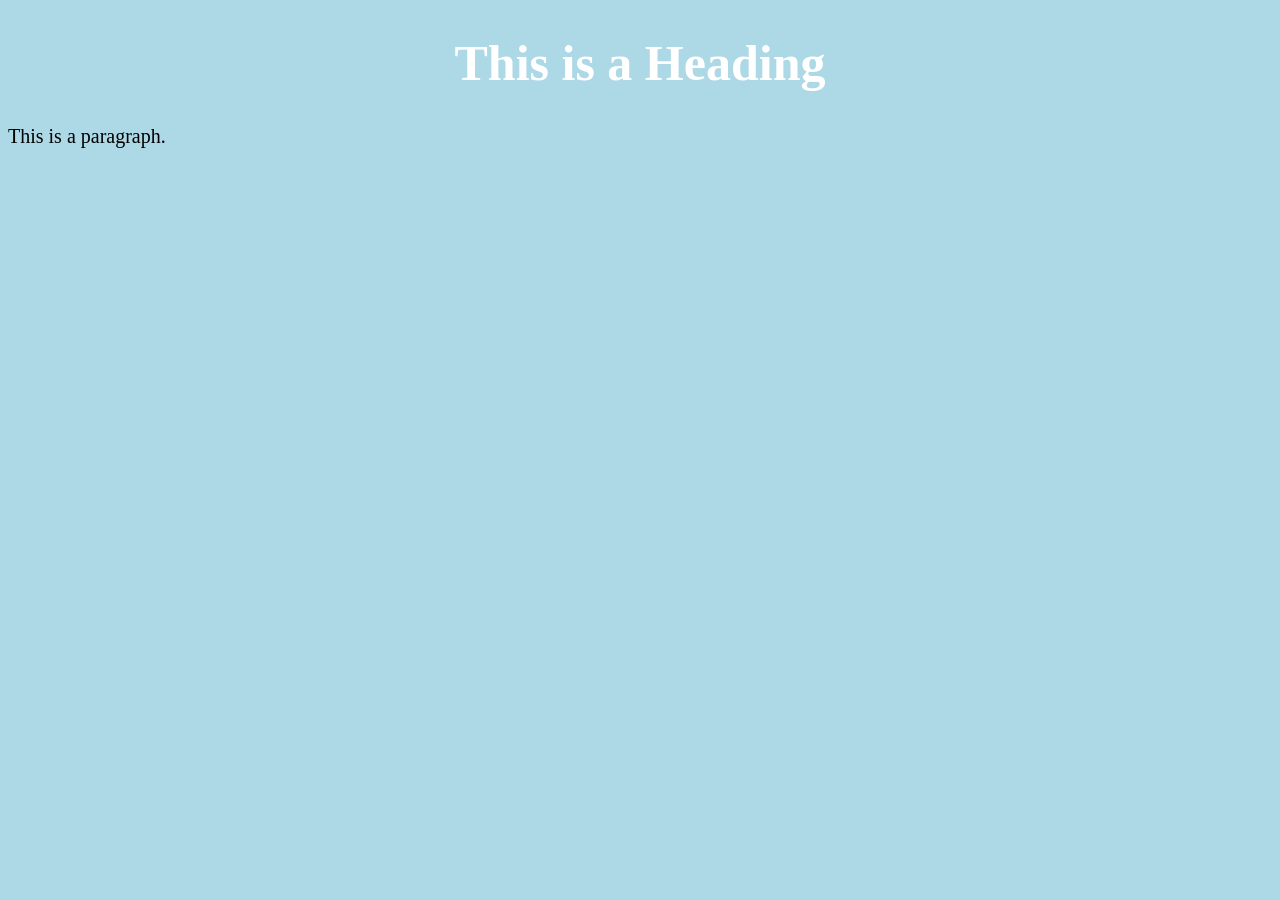
<file: index.html>
<!DOCTYPE html>
<html>
	<head>
		<title>Page 1 (Index page)</title>
		<link rel="stylesheet" href="styles.css">			
	</head>
<body>
	<h1>This is a Heading</h1>
	<p>This is a paragraph.</p>
</body>
</html>
</file>
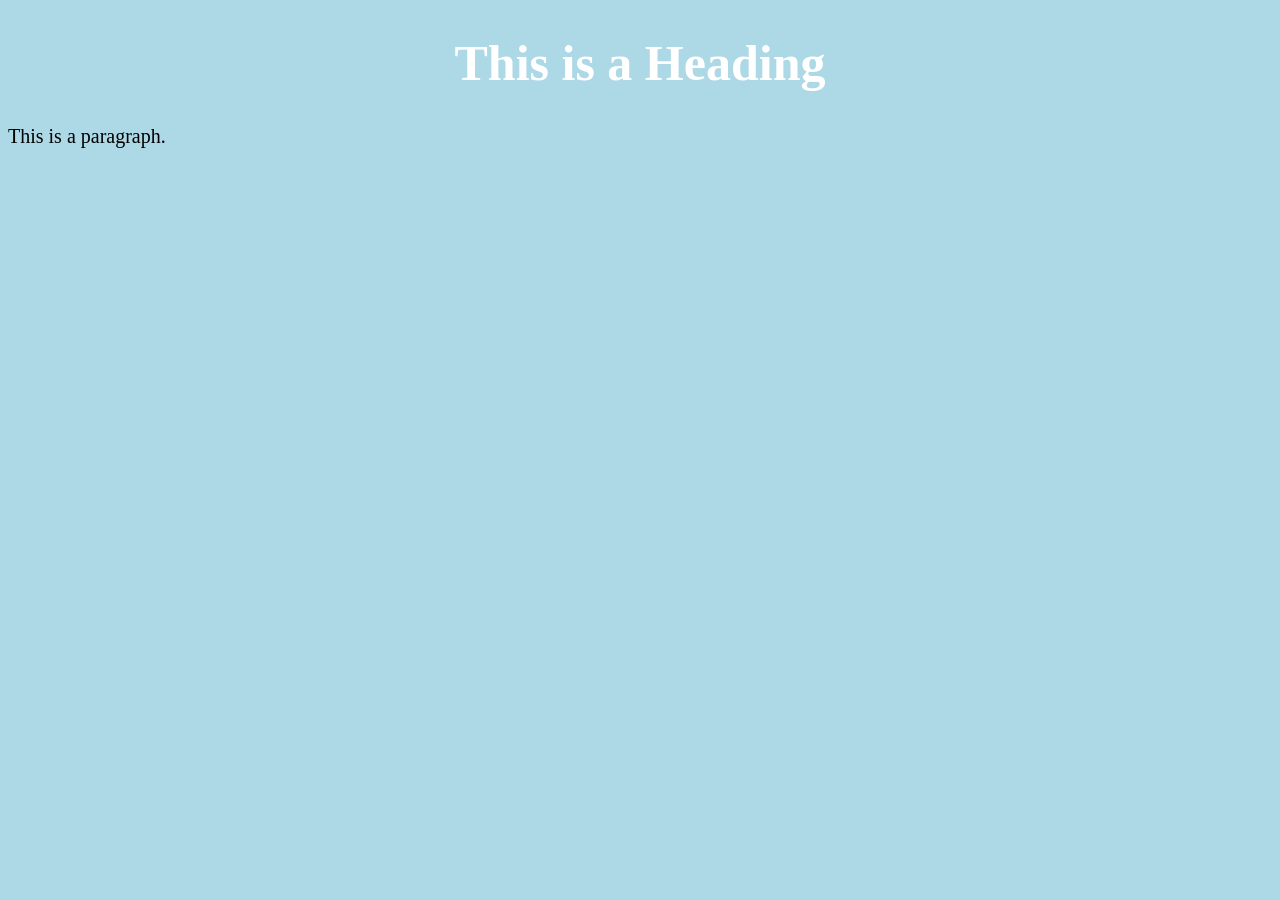
<file: web_pages/index.html>
<!DOCTYPE html>
<html>
	<head>
		<title>Page 1 (Index page)</title>
		<link rel="stylesheet" href="/css/styles.css">			
	</head>
<body>
	<h1>This is a Heading</h1>
	<p>This is a paragraph.</p>
</body>
</html>
</file>
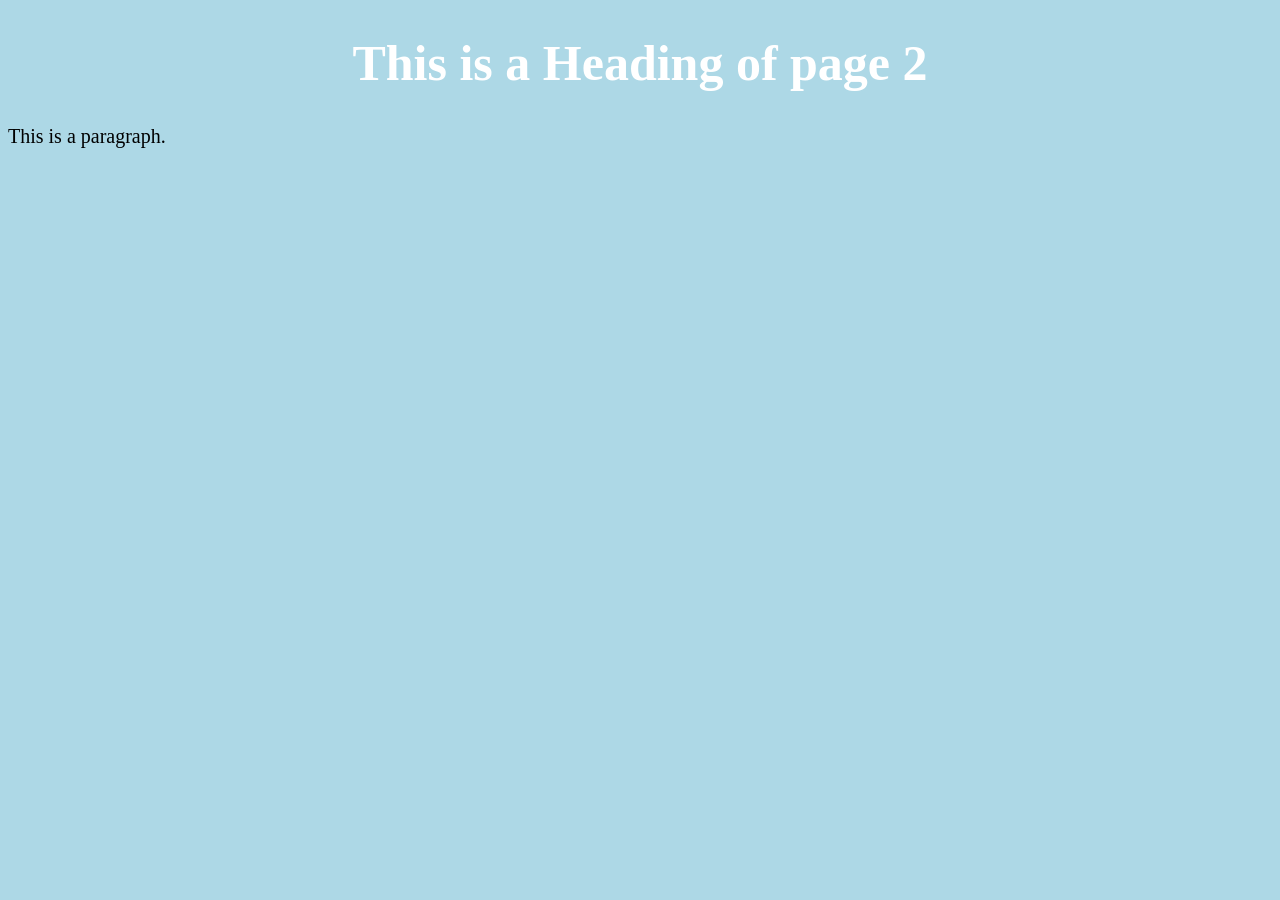
<file: web_pages/page2.html>
<!DOCTYPE html>
<html>
	<head>
		<title>Page 2 Title</title>
		<link rel="stylesheet" href="/css/styles.css">
	</head>
	<body>

		<h1>This is a Heading of page 2</h1>
		<p>This is a paragraph.</p>

	</body>
</html>
</file>
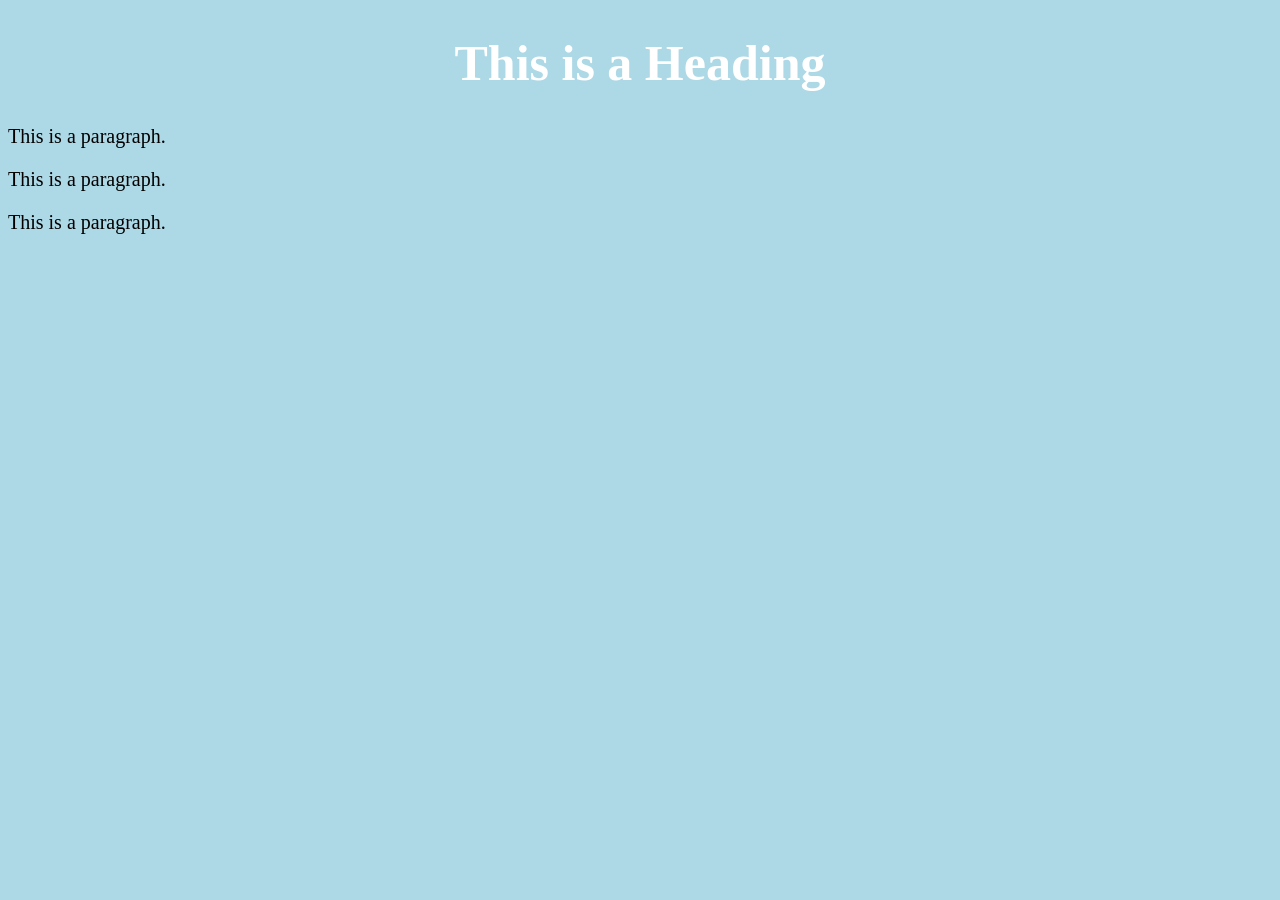
<file: web_pages/page3.html>
<!DOCTYPE html>
<html>
	<head>
		<title>Page 2</title>
		<link rel="stylesheet" href="/css/styles.css">
	</head>
	<body>

		<h1>This is a Heading</h1>
		<p>This is a paragraph.</p>
		<p>This is a paragraph.</p>
		<p>This is a paragraph.</p>
	</body>
</html>
</file>
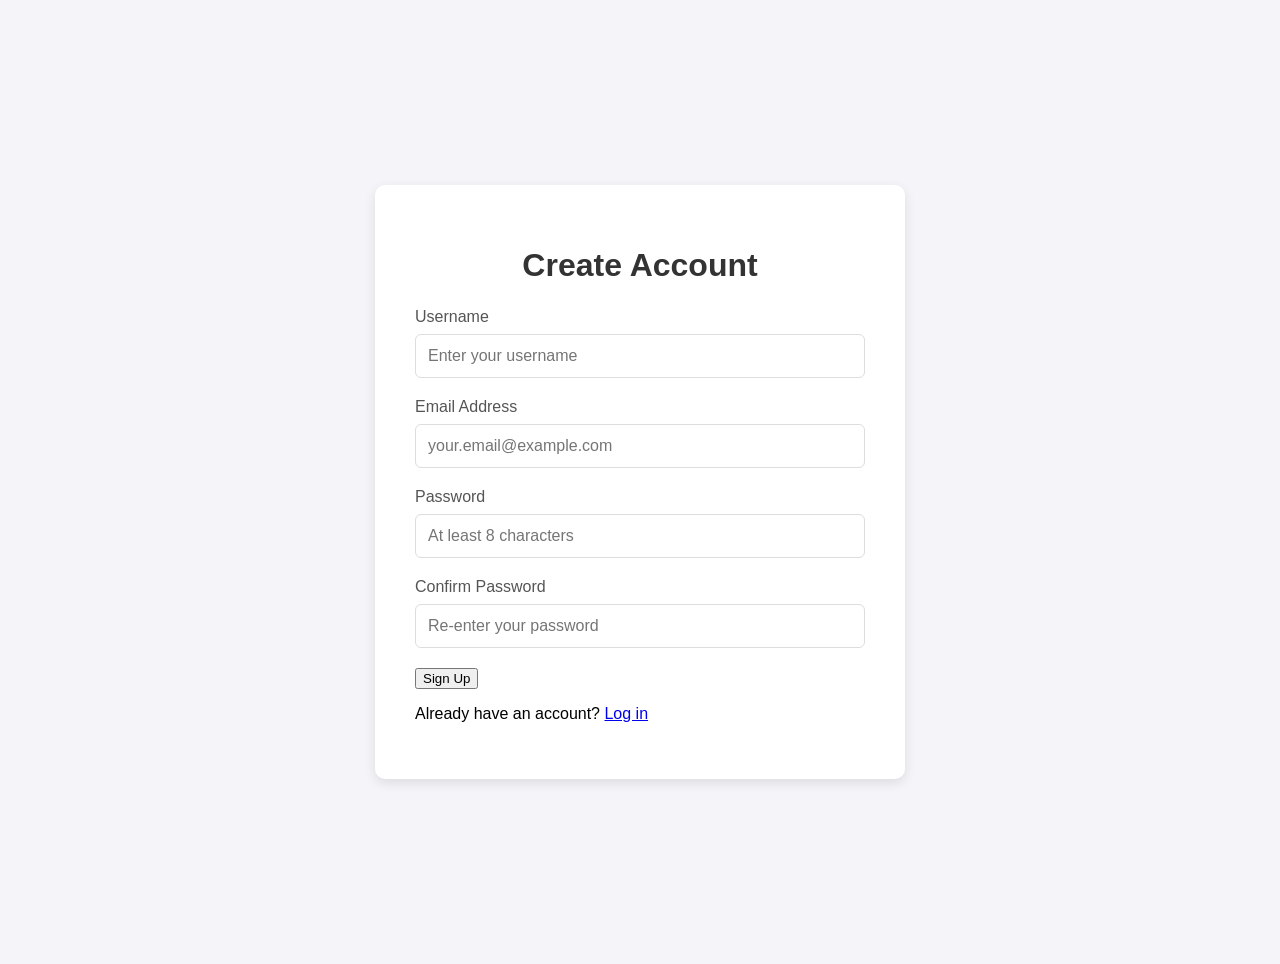
<file: web_pages/register.html>
<!DOCTYPE html>
<html lang="en">
<head>
    <meta charset="UTF-8">
    <meta name="viewport" content="width=device-width, initial-scale=1.0">
    <title>User Registration</title>
    <style>
        :root {
            --primary-color: #4CAF50;
            --primary-hover: #45a049;
            --text-color: #333;
            --light-text: #555;
            --border-color: #ddd;
            --bg-color: #f4f4f9;
        }

        body {
            font-family: 'Segoe UI', Tahoma, Geneva, Verdana, sans-serif;
            background-color: var(--bg-color);
            margin: 0;
            padding: 2rem;
            display: flex;
            justify-content: center;
            align-items: center;
            min-height: 100vh;
        }

        .registration-container {
            background: white;
            padding: 2.5rem;
            border-radius: 10px;
            box-shadow: 0 4px 12px rgba(0, 0, 0, 0.1);
            width: 100%;
            max-width: 450px;
        }

        h1 {
            text-align: center;
            color: var(--text-color);
            margin-bottom: 1.5rem;
            font-weight: 600;
        }

        .form-group {
            margin-bottom: 1.25rem;
        }

        label {
            display: block;
            margin-bottom: 0.5rem;
            color: var(--light-text);
            font-weight: 500;
        }

        input[type="text"],
        input[type="email"],
        input[type="password"] {
            width: 100%;
            padding: 0.75rem;
            border: 1px solid var(--border-color);
            border-radius: 6px;
            box-sizing: border-box;
            font-size: 1rem;
            transition: border-color 0.3s;
        }

        input:focus {
            outline: none;
        }
    </style>
</head>
<body>
    <main class="registration-container">
        <h1>Create Account</h1>
        <form action="/register" method="POST" novalidate>
            <div class="form-group">
                <label for="username">Username</label>
                <input type="text" id="username" name="username" required
                       placeholder="Enter your username">
            </div>

            <div class="form-group">
                <label for="email">Email Address</label>
                <input type="email" id="email" name="email" required
                       placeholder="your.email@example.com">
            </div>

            <div class="form-group">
                <label for="password">Password</label>
                <input type="password" id="password" name="password" required
                       placeholder="At least 8 characters" minlength="8">
            </div>

            <div class="form-group">
                <label for="confirm-password">Confirm Password</label>
                <input type="password" id="confirm-password" name="confirm-password"
                       placeholder="Re-enter your password">
            </div>

            <button type="submit">Sign Up</button>
        </form>

        <p class="login-link">
            Already have an account? <a href="/login">Log in</a>
        </p>
    </main>
</body>
</html>
</file>
<file: styles.css>
body {
	background-color: lightblue;
}

h1 {
        color: white;
        text-align: center;
}

p {
        font-family: verdana;
        font-size: 20px;
}

h1 {
	font-size:50px;
}

h3 {
	font-size:22px;
}
</file>
<file: css/styles.css>
body {
	background-color: lightblue;
}

h1 {
        color: white;
        text-align: center;
}

p {
        font-family: verdana;
        font-size: 20px;
}

h1 {
	font-size:50px;
}

h3 {
	font-size:22px;
}
</file>
